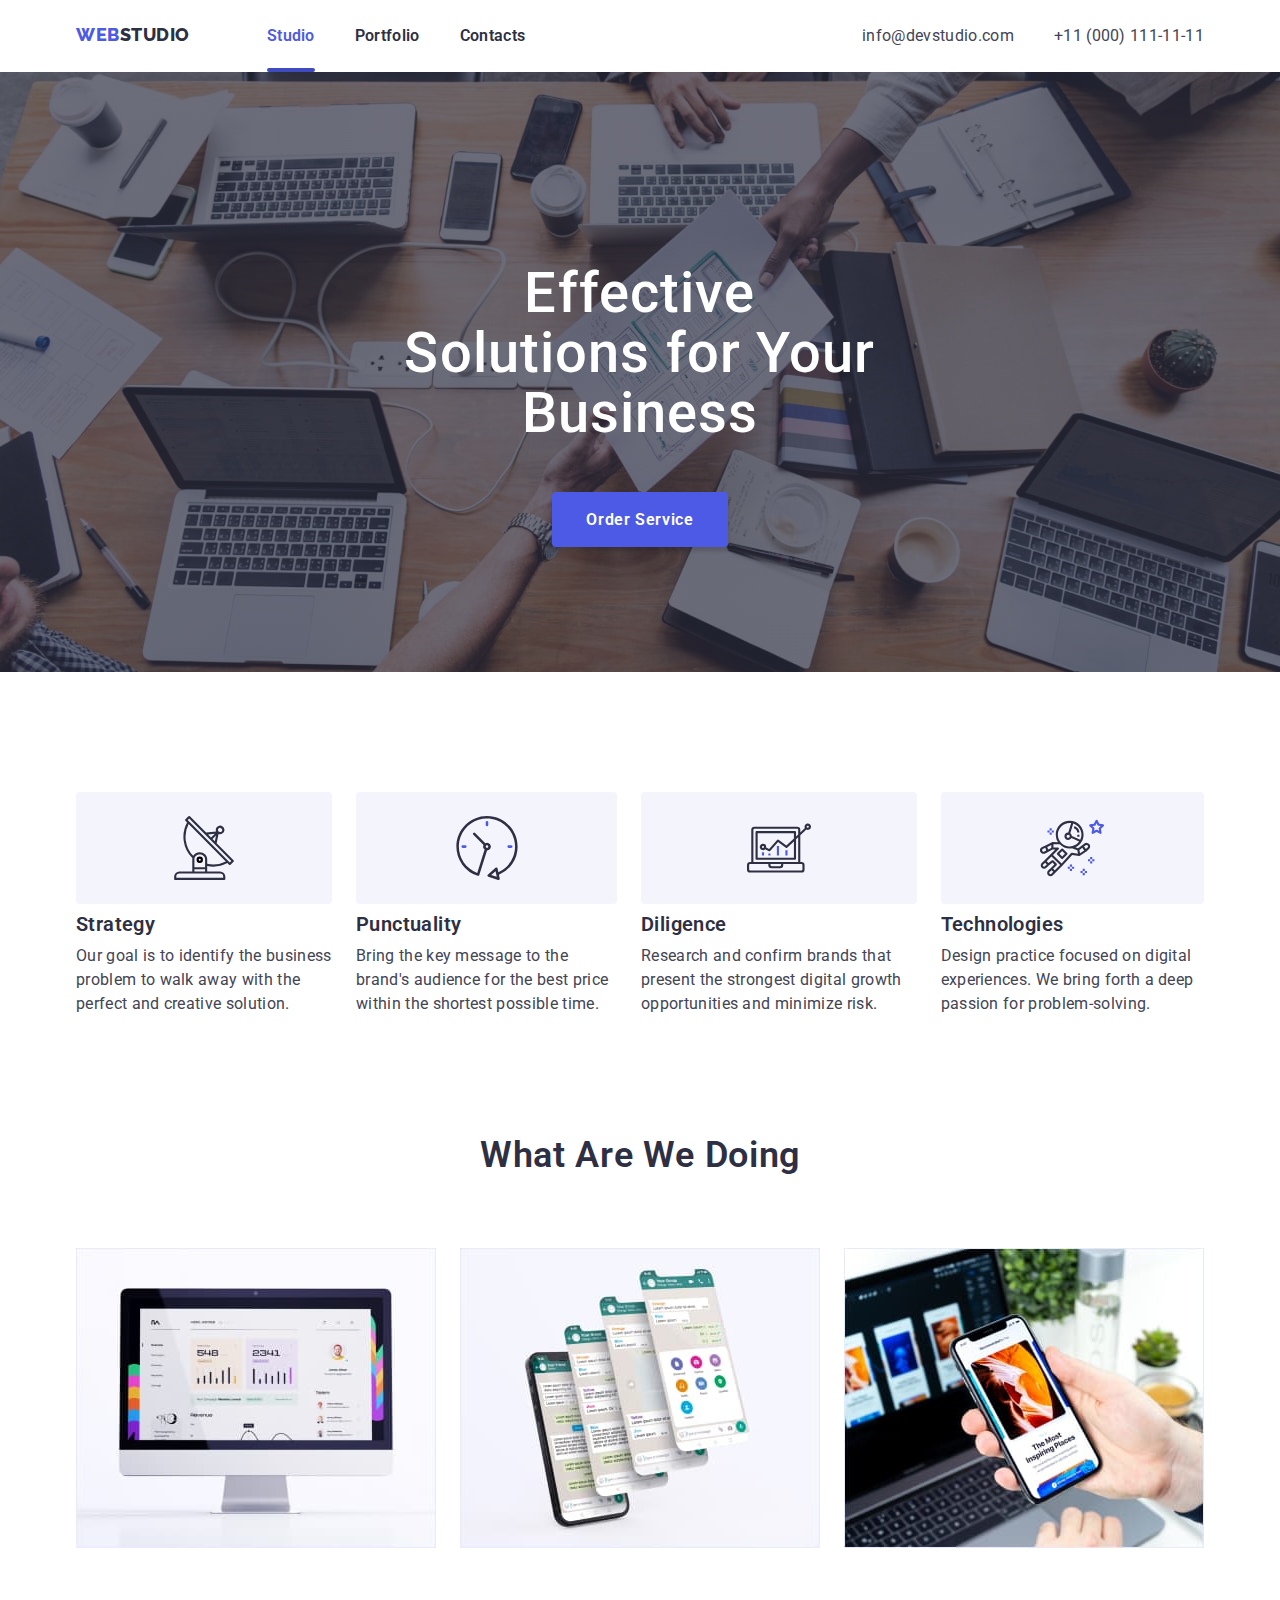
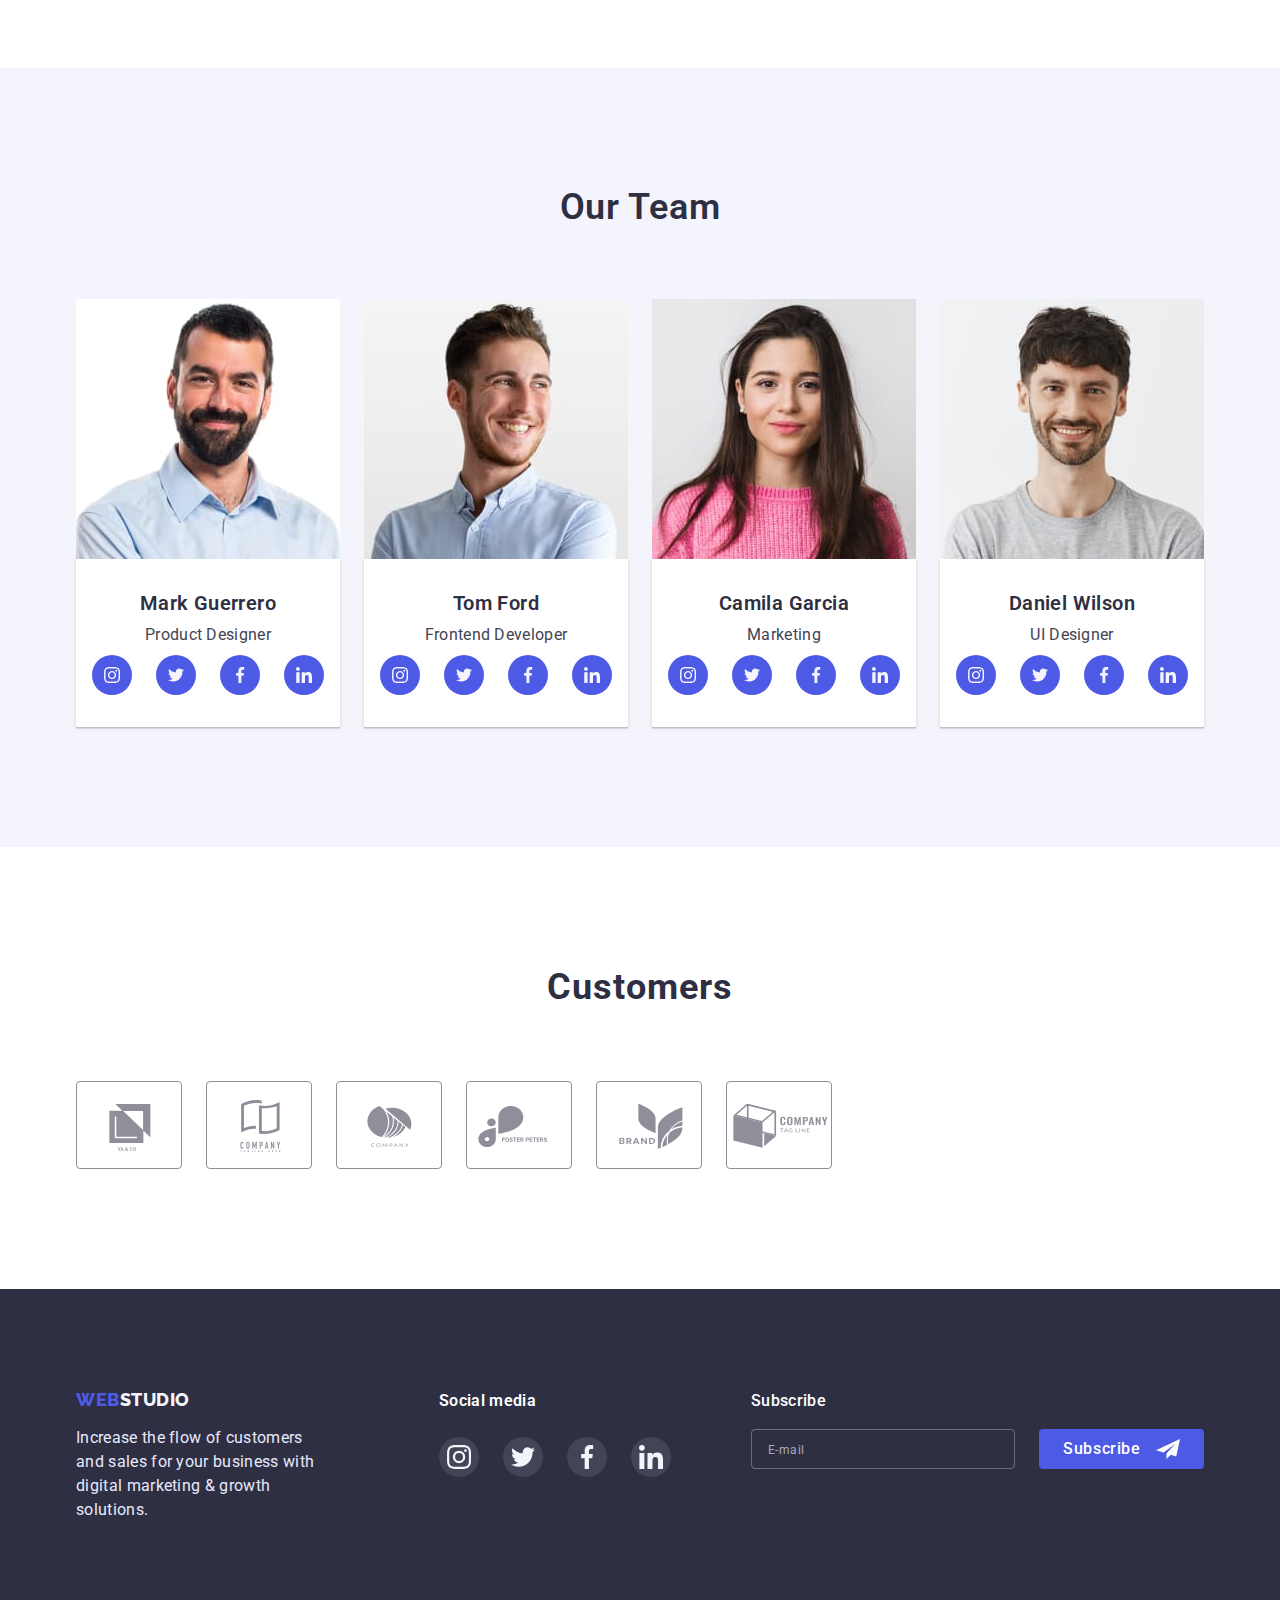
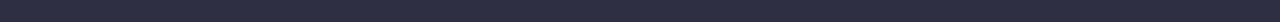
<file: index.html>
<!DOCTYPE html>
<html lang="en">
  <head>
    <meta charset="UTF-8" />
    <meta http-equiv="X-UA-Compatible" content="IE=edge" />
    <meta name="viewport" content="width=device-width, initial-scale=1.0" />
    <title>Document</title>
    <link rel="preconnect" href="https://fonts.googleapis.com" />
    <link rel="preconnect" href="https://fonts.gstatic.com" crossorigin />
    <link
      href="https://fonts.googleapis.com/css2?family=Raleway:wght@700&family=Roboto:wght@400;500;700;900&display=swap"
      rel="stylesheet"
    />
    <link
      rel="stylesheet"
      href="https://cdnjs.cloudflare.com/ajax/libs/modern-normalize/1.1.0/modern-normalize.min.css"
    />
    <link rel="stylesheet" href="./css/styles.css" />
  </head>
  <body>
    <header class="head">
      <div class="container">
        <div class="header">
          <nav class="site-nav">
            <a href="" class="logo"><span class="logo-span">Web</span>Studio</a>
            <ul class="site-nav-list list">
              <li class="site-nav-item">
                <a href="./index.html" class="link current">Studio</a>
              </li>
              <li class="site-nav-item">
                <a href="./portfolio.html" class="link">Portfolio</a>
              </li>
              <li class="site-nav-item">
                <a href="" class="link">Contacts</a>
              </li>
            </ul>
          </nav>
          <ul class="contacts-list list">
            <li class="contacts-item">
              <a href="mailto:info@devstudio.com" class="link"
                >info@devstudio.com</a
              >
            </li>
            <li class="contacts-item">
              <a href="tel:+110001111111" class="link">+11 (000) 111-11-11</a>
            </li>
          </ul>
        </div>
      </div>
    </header>
    <main>
      <section class="hero">
        <h1 class="heading-hero">Effective Solutions for Your Business</h1>
        <button type="button" class="buttons" data-modal-open>
          Order Service
        </button>
      </section>
      <section class="features section">
        <div class="container">
          <h2 class="visually-hidden">Our features</h2>
          <ul class="features-list list">
            <li class="features-item">
              <div class="features-icon">
                <svg class="button-icon" width="64" height="64">
                  <use href="./images/icons.svg#antenna"></use>
                </svg>
              </div>
              <h3>Strategy</h3>
              <p class="paragraph">
                Our goal is to identify the business problem to walk away with
                the perfect and creative solution.
              </p>
            </li>
            <li class="features-item">
              <div class="features-icon">
                <svg class="button-icon" width="64" height="64">
                  <use href="./images/icons.svg#icon-clock-1"></use>
                </svg>
              </div>
              <h3>Punctuality</h3>
              <p class="paragraph">
                Bring the key message to the brand's audience for the best price
                within the shortest possible time.
              </p>
            </li>
            <li class="features-item">
              <div class="features-icon">
                <svg class="button-icon" width="64" height="64">
                  <use href="./images/icons.svg#icon-diagram-1"></use>
                </svg>
              </div>
              <h3>Diligence</h3>
              <p class="paragraph">
                Research and confirm brands that present the strongest digital
                growth opportunities and minimize risk.
              </p>
            </li>
            <li class="features-item">
              <div class="features-icon">
                <svg class="button-icon" width="64" height="64">
                  <use href="./images/icons.svg#icon-astronaut-1"></use>
                </svg>
              </div>
              <h3>Technologies</h3>
              <p class="paragraph">
                Design practice focused on digital experiences. We bring forth a
                deep passion for problem-solving.
              </p>
            </li>
          </ul>
        </div>
      </section>
      <section class="activity section">
        <div class="container">
          <h2 class="activity-heading">What are we doing</h2>
          <ul class="activity-list list">
            <li class="activity-item">
              <img
                src="./images/img-1.jpg"
                alt="monitor"
                width="360"
                height="300"
              />
            </li>
            <li class="activity-item">
              <img
                src="./images/img-2.jpg"
                alt="phone screens"
                width="360"
                height="300"
              />
            </li>
            <li class="activity-item">
              <img
                src="./images/img-3.jpg"
                alt="phone in hand"
                width="360"
                height="300"
              />
            </li>
          </ul>
        </div>
      </section>
      <section class="team section">
        <div class="container">
          <h2 class="team-heading">Our Team</h2>
          <ul class="team-list list">
            <li class="team-item">
              <img
                src="./images/img-4.jpg"
                alt="first team member"
                width="264"
                height="260"
              />
              <div class="team-grouping">
                <h3 class="team-heading-item">Mark Guerrero</h3>
                <p class="paragraph">Product Designer</p>
                <ul class="team-list-icon list">
                  <li class="list-icon-item">
                    <a href="" class="link-icon">
                      <svg class="icon-item" width="16" height="16">
                        <use href="./images/icons.svg#icon-instagram-2"></use>
                      </svg>
                    </a>
                  </li>
                  <li class="list-icon-item">
                    <a href="" class="link-icon">
                      <svg class="icon-item" width="16" height="16">
                        <use href="./images/icons.svg#icon-twitter-1"></use>
                      </svg>
                    </a>
                  </li>
                  <li class="list-icon-item">
                    <a href="" class="link-icon">
                      <svg class="icon-item" width="16" height="16">
                        <use href="./images/icons.svg#icon-facebook-1"></use>
                      </svg>
                    </a>
                  </li>
                  <li class="list-icon-item">
                    <a href="" class="link-icon">
                      <svg class="icon-item" width="16" height="16">
                        <use href="./images/icons.svg#icon-linkedin-1"></use>
                      </svg>
                    </a>
                  </li>
                </ul>
              </div>
            </li>
            <li class="team-item">
              <img
                src="./images/img-5.jpg"
                alt="second team member"
                width="264"
                height="260"
              />
              <div class="team-grouping">
                <h3 class="team-heading-item">Tom Ford</h3>
                <p class="paragraph">Frontend Developer</p>
                <ul class="team-list-icon list">
                  <li class="list-icon-item">
                    <a href="" class="link-icon">
                      <svg class="icon-item" width="16" height="16">
                        <use href="../images/icons.svg#icon-instagram-2"></use>
                      </svg>
                    </a>
                  </li>
                  <li class="list-icon-item">
                    <a href="" class="link-icon">
                      <svg class="icon-item" width="16" height="16">
                        <use href="./images/icons.svg#icon-twitter-1"></use>
                      </svg>
                    </a>
                  </li>
                  <li class="list-icon-item">
                    <a href="" class="link-icon">
                      <svg class="icon-item" width="16" height="16">
                        <use href="./images/icons.svg#icon-facebook-1"></use>
                      </svg>
                    </a>
                  </li>
                  <li class="list-icon-item">
                    <a href="" class="link-icon">
                      <svg class="icon-item" width="16" height="16">
                        <use href="./images/icons.svg#icon-linkedin-1"></use>
                      </svg>
                    </a>
                  </li>
                </ul>
              </div>
            </li>
            <li class="team-item">
              <img
                src="./images/img-6.jpg"
                alt="third team member"
                width="264"
                height="260"
              />
              <div class="team-grouping">
                <h3 class="team-heading-item">Camila Garcia</h3>
                <p class="paragraph">Marketing</p>
                <ul class="team-list-icon list">
                  <li class="list-icon-item">
                    <a href="" class="link-icon">
                      <svg class="icon-item" width="16" height="16">
                        <use href="./images/icons.svg#icon-instagram-2"></use>
                      </svg>
                    </a>
                  </li>
                  <li class="list-icon-item">
                    <a href="" class="link-icon">
                      <svg class="icon-item" width="16" height="16">
                        <use href="./images/icons.svg#icon-twitter-1"></use>
                      </svg>
                    </a>
                  </li>
                  <li class="list-icon-item">
                    <a href="" class="link-icon">
                      <svg class="icon-item" width="16" height="16">
                        <use href="./images/icons.svg#icon-facebook-1"></use>
                      </svg>
                    </a>
                  </li>
                  <li class="list-icon-item">
                    <a href="" class="link-icon">
                      <svg class="icon-item" width="16" height="16">
                        <use href="./images/icons.svg#icon-linkedin-1"></use>
                      </svg>
                    </a>
                  </li>
                </ul>
              </div>
            </li>
            <li class="team-item">
              <img
                src="./images/img-7.jpg"
                alt="fourth team member"
                width="264"
                height="260"
              />
              <div class="team-grouping">
                <h3 class="team-heading-item">Daniel Wilson</h3>
                <p class="paragraph">UI Designer</p>
                <ul class="team-list-icon list">
                  <li class="list-icon-item">
                    <a href="" class="link-icon">
                      <svg class="icon-item" width="16" height="16">
                        <use href="./images/icons.svg#icon-instagram-2"></use>
                      </svg>
                    </a>
                  </li>
                  <li class="list-icon-item">
                    <a href="" class="link-icon">
                      <svg class="icon-item" width="16" height="16">
                        <use href="./images/icons.svg#icon-twitter-1"></use>
                      </svg>
                    </a>
                  </li>
                  <li class="list-icon-item">
                    <a href="" class="link-icon">
                      <svg class="icon-item" width="16" height="16">
                        <use href="./images/icons.svg#icon-facebook-1"></use>
                      </svg>
                    </a>
                  </li>
                  <li class="list-icon-item">
                    <a href="" class="link-icon">
                      <svg class="icon-item" width="16" height="16">
                        <use href="./images/icons.svg#icon-linkedin-1"></use>
                      </svg>
                    </a>
                  </li>
                </ul>
              </div>
            </li>
          </ul>
        </div>
      </section>
      <section class="clients section">
        <div class="container">
          <h2 class="clients-heading">Customers</h2>
          <ul class="clients-list list">
            <li class="clients-list-item">
              <a href="" class="clients-list-link">
                <svg class="icon-logo" width="104" height="56">
                  <use href="./images/icons.svg#icon-Logo"></use>
                </svg>
              </a>
            </li>
            <li class="clients-list-item">
              <a href="" class="clients-list-link">
                <svg class="icon-logo" width="104" height="56">
                  <use href="./images/icons.svg#icon-Logo-1"></use>
                </svg>
              </a>
            </li>
            <li class="clients-list-item">
              <a href="" class="clients-list-link">
                <svg class="icon-logo" width="104" height="56">
                  <use href="./images/icons.svg#icon-Logo-2"></use>
                </svg>
              </a>
            </li>
            <li class="clients-list-item">
              <a href="" class="clients-list-link">
                <svg class="icon-logo" width="104" height="56">
                  <use href="./images/icons.svg#icon-Logo-3"></use>
                </svg>
              </a>
            </li>
            <li class="clients-list-item">
              <a href="" class="clients-list-link">
                <svg class="icon-logo" width="104" height="56">
                  <use href="./images/icons.svg#icon-Logo-4"></use>
                </svg>
              </a>
            </li>
            <li class="clients-list-item">
              <a href="" class="clients-list-link">
                <svg class="icon-logo" width="104" height="56">
                  <use href="./images/icons.svg#icon-Logo-5"></use>
                </svg>
              </a>
            </li>
          </ul>
        </div>
      </section>
    </main>
    <footer class="page-footer">
      <div class="container footer">
        <div class="logo-block">
          <a href="" class="logo"><span class="logo-span">Web</span>Studio</a>
          <p>
            Increase the flow of customers and sales for your business with
            digital marketing & growth solutions.
          </p>
        </div>
        <div class="media-block">
          <h3 class="footer-heading">Social media</h3>
          <ul class="footer-list list">
            <li class="footer-list-item">
              <a href="" class="footer-link link">
                <svg width="24" height="24">
                  <use href="./images/icons.svg#icon-instagram-2"></use>
                </svg>
              </a>
            </li>
            <li class="footer-list-item">
              <a href="" class="footer-link link">
                <svg width="24" height="24">
                  <use href="./images/icons.svg#icon-twitter-1"></use>
                </svg>
              </a>
            </li>
            <li class="footer-list-item">
              <a href="" class="footer-link link">
                <svg width="24" height="24">
                  <use href="./images/icons.svg#icon-facebook-1"></use>
                </svg>
              </a>
            </li>
            <li class="footer-list-item">
              <a href="" class="footer-link link">
                <svg width="24" height="24">
                  <use href="./images/icons.svg#icon-linkedin-1"></use>
                </svg>
              </a>
            </li>
          </ul>
        </div>
        <div>
          <form action="" class="email-block">
            <div class="email-input">
              <label for="mail" class="email-label"> Subscribe </label>
              <input
                type="email"
                name="email"
                placeholder="E-mail"
                id="mail"
                class="email-button"
              />
            </div>
            <button type="submit" class="submit-button buttons">
              Subscribe
              <svg width="24" height="20" class="arrow-icon">
                <use href="./images/icons.svg#arrow"></use>
              </svg>
            </button>
          </form>
        </div>
      </div>
    </footer>
    <div class="backdrop is-hidden" data-modal>
      <div class="modal">
        <button class="close-modal buttons" data-modal-close>
          <svg class="modal-icon" width="22" height="22">
            <use href="./images/icons.svg#close"></use>
          </svg>
        </button>
        <form class="form-modal">
          <p class="form-paragraph">
            Leave your contacts and we will call you back
          </p>
          <label class="modal-label">
            <span class="modal-label-text">Name</span>
            <input
              type="text"
              name="user-name"
              class="modal-input username"
              required
            />
          </label>
          <label class="modal-label">
            <span class="modal-label-text">Phone</span>
            <input type="tel" name="phone" class="modal-input phone" required />
          </label>
          <label class="modal-label">
            <span class="modal-label-text">Email</span>
            <input type="email" name="email" class="modal-input email" />
          </label>
          <label class="modal-label">
            <span class="modal-label-text">Comment</span>
            <textarea
              name="comment"
              cols=""
              rows=""
              class="comment"
              placeholder="Text input"
            ></textarea>
          </label>
          <label class="checkbox-label">
            <input type="checkbox" name="checkbox" class="checkbox-input" />
            <span class="checkbox-custom"></span>
            <span class="checkbox-text"
              >I accept the terms and conditions of the
              <a href="" class="checkbox-link"> Privacy Policy</a></span
            >
          </label>
          <button type="submit" class="modal-submit buttons">Send</button>
        </form>
      </div>
    </div>
    <script src="./js/modal.js"></script>
  </body>
</html>
</file>
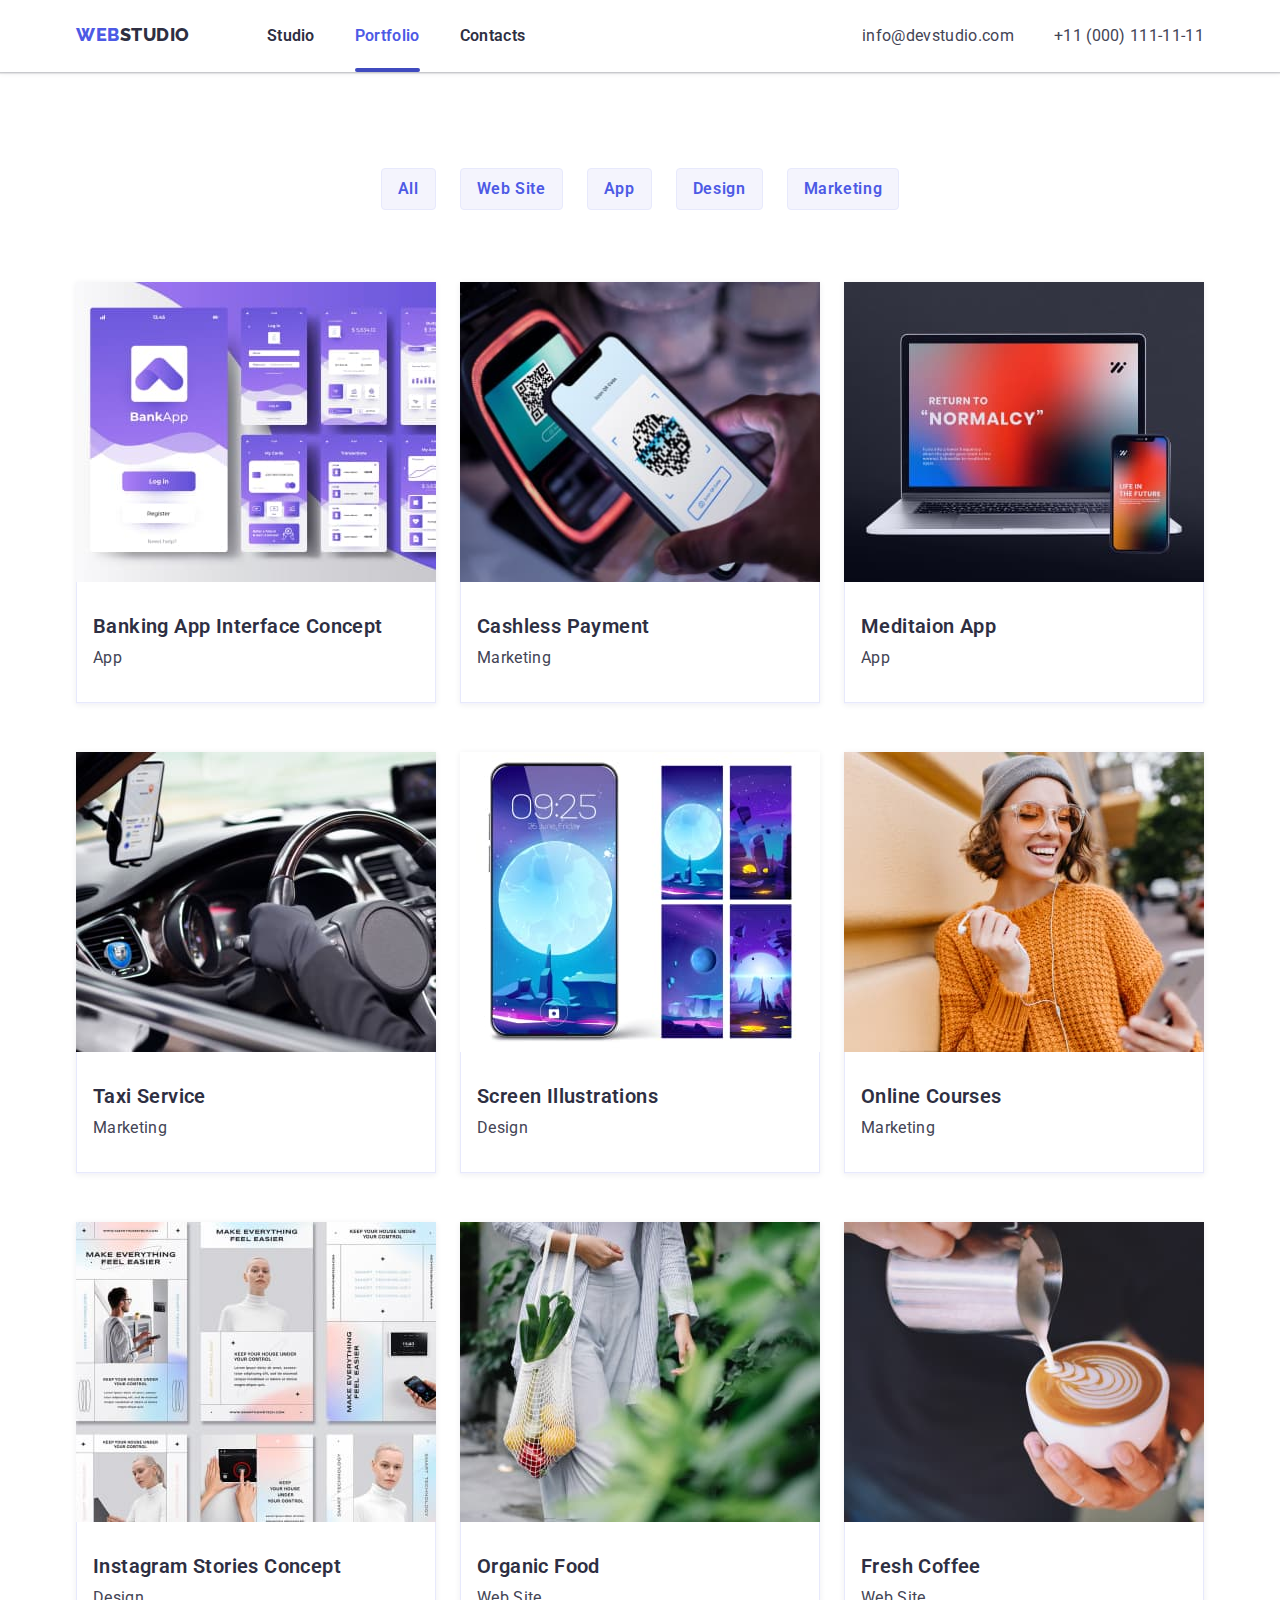
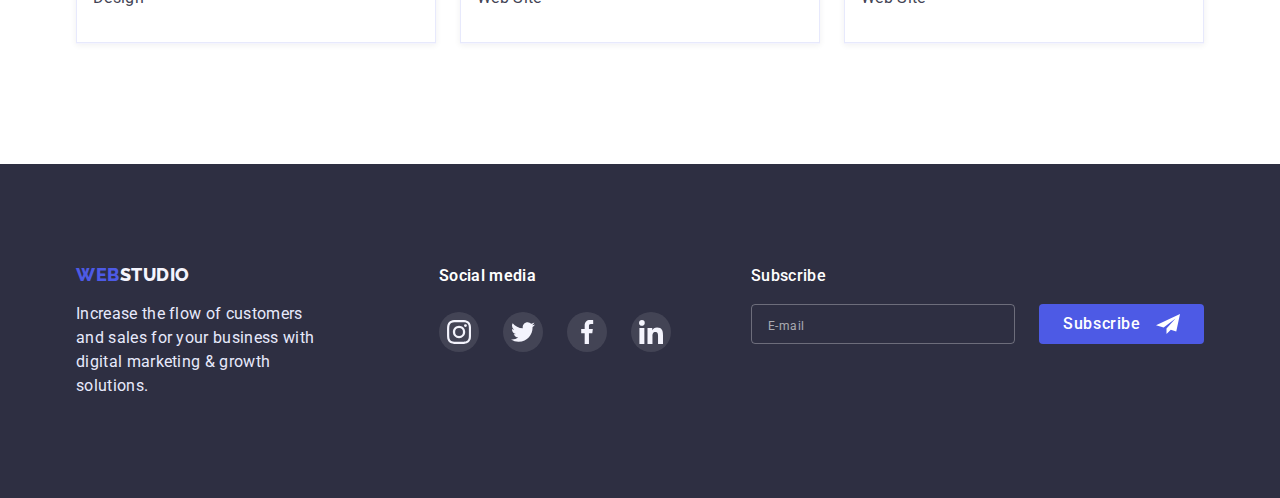
<file: portfolio.html>
<!DOCTYPE html>
<html lang="en">
  <head>
    <meta charset="UTF-8" />
    <meta http-equiv="X-UA-Compatible" content="IE=edge" />
    <meta name="viewport" content="width=device-width, initial-scale=1.0" />
    <title>Document</title>
    <link rel="preconnect" href="https://fonts.googleapis.com" />
    <link rel="preconnect" href="https://fonts.gstatic.com" crossorigin />
    <link
      href="https://fonts.googleapis.com/css2?family=Raleway:wght@700&family=Roboto:wght@400;500;700;900&display=swap"
      rel="stylesheet"
    />
    <link
      rel="stylesheet"
      href="https://cdnjs.cloudflare.com/ajax/libs/modern-normalize/1.1.0/modern-normalize.min.css"
    />
    <link rel="stylesheet" href="./css/styles.css" />
  </head>
  <body>
    <header class="head">
      <div class="container">
        <div class="header">
          <nav class="site-nav">
            <a href="" class="logo"><span class="logo-span">Web</span>Studio</a>
            <ul class="site-nav-list list">
              <li class="site-nav-item">
                <a href="./index.html" class="link">Studio</a>
              </li>
              <li class="site-nav-item">
                <a href="./portfolio.html" class="link current">Portfolio</a>
              </li>
              <li class="site-nav-item">
                <a href="" class="link">Contacts</a>
              </li>
            </ul>
          </nav>
          <ul class="contacts-list list">
            <li class="contacts-item">
              <a href="mailto:info@devstudio.com" class="link"
                >info@devstudio.com</a
              >
            </li>
            <li class="contacts-item">
              <a href="tel:+110001111111" class="link">+11 (000) 111-11-11</a>
            </li>
          </ul>
        </div>
      </div>
    </header>
    <main>
      <section class="gallery section">
        <div class="container">
          <h1 class="visually-hidden">Our works</h1>
          <ul class="button-list list">
            <li class="button-item">
              <button type="button" class="buttons">All</button>
            </li>
            <li class="button-item">
              <button type="button" class="buttons">Web Site</button>
            </li>
            <li class="button-item">
              <button type="button" class="buttons">App</button>
            </li>
            <li class="button-item">
              <button type="button" class="buttons">Design</button>
            </li>
            <li class="button-item">
              <button type="button" class="buttons">Marketing</button>
            </li>
          </ul>
          <ul class="projects-list list">
            <li class="projects-item">
              <a href="" class="projects-link">
                <div class="overlay">
                  <img
                    src="./images/img-p-1.jpg"
                    alt="interface concept"
                    width="360"
                    height="300"
                  />
                  <p class="overlay-paragraph">
                    14 Stylish and User-Friendly App Design Concepts · Task
                    Manager App · Calorie Tracker App · Exotic Fruit Ecommerce
                    App · Cloud Storage App
                  </p>
                </div>
                <div class="gallery-grouping">
                  <h2>Banking App Interface Concept</h2>
                  <p>App</p>
                </div>
              </a>
            </li>
            <li class="projects-item">
              <a href="" class="projects-link">
                <div class="overlay">
                  <img
                    src="./images/img-p-2.jpg"
                    alt="cashless payment"
                    width="360"
                    height="300"
                  />
                  <p class="overlay-paragraph">
                    14 Stylish and User-Friendly App Design Concepts · Task
                    Manager App · Calorie Tracker App · Exotic Fruit Ecommerce
                    App · Cloud Storage App
                  </p>
                </div>
                <div class="gallery-grouping">
                  <h2>Cashless Payment</h2>
                  <p>Marketing</p>
                </div>
              </a>
            </li>
            <li class="projects-item">
              <a href="" class="projects-link">
                <div class="overlay">
                  <img
                    src="./images/img-p-3.jpg"
                    alt="laptop with phone"
                    width="360"
                    height="300"
                  />
                  <p class="overlay-paragraph">
                    14 Stylish and User-Friendly App Design Concepts · Task
                    Manager App · Calorie Tracker App · Exotic Fruit Ecommerce
                    App · Cloud Storage App
                  </p>
                </div>
                <div class="gallery-grouping">
                  <h2>Meditaion App</h2>
                  <p>App</p>
                </div>
              </a>
            </li>
            <li class="projects-item">
              <a href="" class="projects-link">
                <div class="overlay">
                  <img
                    src="./images/img-p-4.jpg"
                    alt="car dashboard"
                    width="360"
                    height="300"
                  />
                  <p class="overlay-paragraph">
                    14 Stylish and User-Friendly App Design Concepts · Task
                    Manager App · Calorie Tracker App · Exotic Fruit Ecommerce
                    App · Cloud Storage App
                  </p>
                </div>
                <div class="gallery-grouping">
                  <h2>Taxi Service</h2>
                  <p>Marketing</p>
                </div>
              </a>
            </li>
            <li class="projects-item">
              <a href="" class="projects-link">
                <div class="overlay">
                  <img
                    src="./images/img-p-5.jpg"
                    alt="screen illustrations"
                    width="360"
                    height="300"
                  />
                  <p class="overlay-paragraph">
                    14 Stylish and User-Friendly App Design Concepts · Task
                    Manager App · Calorie Tracker App · Exotic Fruit Ecommerce
                    App · Cloud Storage App
                  </p>
                </div>
                <div class="gallery-grouping">
                  <h2>Screen Illustrations</h2>
                  <p>Design</p>
                </div>
              </a>
            </li>
            <li class="projects-item">
              <a href="" class="projects-link">
                <div class="overlay">
                  <img
                    src="./images/img-p-6.jpg"
                    alt="girl in headphones"
                    width="360"
                    height="300"
                  />
                  <p class="overlay-paragraph">
                    14 Stylish and User-Friendly App Design Concepts · Task
                    Manager App · Calorie Tracker App · Exotic Fruit Ecommerce
                    App · Cloud Storage App
                  </p>
                </div>
                <div class="gallery-grouping">
                  <h2>Online Courses</h2>
                  <p>Marketing</p>
                </div>
              </a>
            </li>
            <li class="projects-item">
              <a href="" class="projects-link">
                <div class="overlay">
                  <img
                    src="./images/img-p-7.jpg"
                    alt="instagram stories concept"
                    width="360"
                    height="300"
                  />
                  <p class="overlay-paragraph">
                    14 Stylish and User-Friendly App Design Concepts · Task
                    Manager App · Calorie Tracker App · Exotic Fruit Ecommerce
                    App · Cloud Storage App
                  </p>
                </div>
                <div class="gallery-grouping">
                  <h2>Instagram Stories Concept</h2>
                  <p>Design</p>
                </div>
              </a>
            </li>
            <li class="projects-item">
              <a href="" class="projects-link">
                <div class="overlay">
                  <img
                    src="./images/img-p-8.jpg"
                    alt="organic food"
                    width="360"
                    height="300"
                  />
                  <p class="overlay-paragraph">
                    14 Stylish and User-Friendly App Design Concepts · Task
                    Manager App · Calorie Tracker App · Exotic Fruit Ecommerce
                    App · Cloud Storage App
                  </p>
                </div>
                <div class="gallery-grouping">
                  <h2>Organic Food</h2>
                  <p>Web Site</p>
                </div>
              </a>
            </li>
            <li class="projects-item">
              <a href="" class="projects-link">
                <div class="overlay">
                  <img
                    src="./images/img-p-9.jpg"
                    alt="cup of fresh coffee"
                    width="360"
                    height="300"
                  />
                  <p class="overlay-paragraph">
                    14 Stylish and User-Friendly App Design Concepts · Task
                    Manager App · Calorie Tracker App · Exotic Fruit Ecommerce
                    App · Cloud Storage App
                  </p>
                </div>
                <div class="gallery-grouping">
                  <h2>Fresh Coffee</h2>
                  <p>Web Site</p>
                </div>
              </a>
            </li>
          </ul>
        </div>
      </section>
    </main>
    <footer class="page-footer">
      <div class="container footer">
        <div class="logo-block">
          <a href="" class="logo"><span class="logo-span">Web</span>Studio</a>
          <p>
            Increase the flow of customers and sales for your business with
            digital marketing & growth solutions.
          </p>
        </div>
        <div class="media-block">
          <h3 class="footer-heading">Social media</h3>
          <ul class="footer-list list">
            <li class="footer-list-item">
              <a href="" class="footer-link link">
                <svg width="24" height="24">
                  <use href="./images/icons.svg#icon-instagram-2"></use>
                </svg>
              </a>
            </li>
            <li class="footer-list-item">
              <a href="" class="footer-link link">
                <svg width="24" height="24">
                  <use href="./images/icons.svg#icon-twitter-1"></use>
                </svg>
              </a>
            </li>
            <li class="footer-list-item">
              <a href="" class="footer-link link">
                <svg width="24" height="24">
                  <use href="./images/icons.svg#icon-facebook-1"></use>
                </svg>
              </a>
            </li>
            <li class="footer-list-item">
              <a href="" class="footer-link link">
                <svg width="24" height="24">
                  <use href="./images/icons.svg#icon-linkedin-1"></use>
                </svg>
              </a>
            </li>
          </ul>
        </div>
        <div>
          <form action="" class="email-block">
            <div class="email-input">
              <label for="mail" class="email-label"> Subscribe </label>
              <input
                type="email"
                name="email"
                placeholder="E-mail"
                id="mail"
                class="email-button"
              />
            </div>
            <button type="submit" class="submit-button buttons">
              Subscribe
              <svg width="24" height="20" class="arrow-icon">
                <use href="./images/icons.svg#arrow"></use>
              </svg>
            </button>
          </form>
        </div>
      </div>
    </footer>
  </body>
</html>
</file>
<file: css/styles.css>
/*base styles*/
:root {
  --primary-text-color: #434455;
  --secondary-color: #2e2f42;
  --primary-white-color: #ffffff;
  --background-our-team-buttons: #f4f4fd;
  --accent-color: #4d5ae5;
  --footer-color: #e7e9fc;
  --secondary-accent-color: #404bbf;
}

body {
  font-family: "Roboto", sans-serif;
  color: var(--primary-text-color);
  background-color: var(--primary-white-color);
}

ul {
  margin: 0;
  padding: 0;
}

p,
h1,
h2,
h3 {
  margin: 0;
}

.container {
  width: 1158px;
  margin-left: auto;
  margin-right: auto;
  padding-left: 15px;
  padding-right: 15px;
}

.visually-hidden {
  position: absolute;
  white-space: nowrap;
  width: 1px;
  height: 1px;
  overflow: hidden;
  border: 0;
  padding: 0;
  clip: rect(0 0 0 0);
  clip-path: inset(50%);
  margin: -1px;
}

.list {
  list-style: none;
}

a {
  text-decoration: none;
  color: inherit;
}

.buttons {
  font-family: inherit;
  cursor: pointer;
}

.link:hover,
.link:focus {
  color: var(--accent-color);
}

.list img {
  display: block;
  width: 100%;
  height: auto;
}

/*header*/
.head {
  box-shadow: 0px 2px 1px rgba(46, 47, 66, 0.08),
    0px 1px 1px rgba(46, 47, 66, 0.16), 0px 1px 6px rgba(46, 47, 66, 0.08);
}
.header {
  display: flex;
  align-items: center;
}

.logo {
  font-family: "Raleway", sans-serif;
  font-weight: 800;
  font-size: 18px;
  line-height: 1.2;
  letter-spacing: 0.03em;
  text-transform: uppercase;
  color: var(--secondary-color);
  margin-right: 77px;
  padding-top: 24px;
  padding-bottom: 24px;
  display: block;
}

.logo-span {
  color: var(--accent-color);
}

/*main nav*/
.site-nav {
  display: flex;
}

.site-nav-list {
  font-weight: 600;
  font-size: 16px;
  line-height: 1.5;
  letter-spacing: 0.02em;
  color: var(--secondary-color);
  display: flex;
}

.site-nav-item {
  position: relative;
}

.site-nav-item:not(:last-child) {
  margin-right: 40px;
}

.site-nav-list .link,
.contacts-list .link {
  padding-top: 24px;
  padding-bottom: 24px;
  display: block;

  transition: color 250ms cubic-bezier(0.4, 0, 0.2, 1);
}

.site-nav-item .link.current::after {
  content: "";
  position: absolute;
  left: 0;
  bottom: 0;

  display: block;
  width: 100%;
  height: 4px;
  border-radius: 2px;

  background-color: var(--secondary-accent-color);
}

.site-nav-item .link.current {
  color: var(--accent-color);
}

/*contacts*/
.contacts-list {
  line-height: 1.5;
  letter-spacing: 0.02em;
  display: flex;
  margin-left: auto;
}

.contacts-item:not(:last-child) {
  margin-right: 40px;
}

/*index.html*/
.hero {
  height: 600px;
  max-width: 1440px;
  padding-top: 192px;
  margin-right: auto;
  margin-left: auto;

  text-align: center;
  background-color: var(--secondary-color);
  background-image: linear-gradient(
      to right,
      rgba(46, 47, 66, 0.7),
      rgba(46, 47, 66, 0.7)
    ),
    url(../images/people-office\ 1.jpg);
  background-repeat: no-repeat;
  background-size: cover;
  background-position: center;
}

.heading-hero {
  width: 492px;
  margin-left: auto;
  margin-right: auto;
  font-weight: 500;
  font-size: 56px;
  line-height: 1.07;
  text-align: center;
  letter-spacing: 0.02em;
  color: var(--primary-white-color);
}

.hero .buttons {
  margin-left: auto;
  margin-right: auto;
  margin-top: 48px;
  padding: 16px 32px;
  border-color: transparent;
  border-radius: 4px;

  font-weight: 600;
  font-size: 16px;
  line-height: 1.2;
  letter-spacing: 0.04em;

  color: var(--primary-white-color);
  background-color: var(--accent-color);
  box-shadow: 0px 4px 4px rgba(0, 0, 0, 0.15);

  transition: background-color 250ms cubic-bezier(0.4, 0, 0.2, 1),
    box-shadow 250ms cubic-bezier(0.4, 0, 0.2, 1);
}

.hero .buttons:hover,
.hero .buttons:focus {
  background-color: var(--secondary-accent-color);
  box-shadow: 0px 4px 4px rgba(0, 0, 0, 0.15);
}

.section {
  padding-top: 120px;
  padding-bottom: 120px;
}

.features-icon {
  padding: 0;
  border: none;
  margin-bottom: 8px;
  height: 112px;
  background-color: var(--background-our-team-buttons);
  border-radius: 4px;
  display: flex;
  justify-content: center;
  align-items: center;
}

.features-list {
  display: flex;
}

.features-item:not(:last-child) {
  margin-right: 24px;
}

.features-list h3 {
  margin-bottom: 8px;
  font-weight: 600;
  font-size: 20px;
  line-height: 1.2;
  letter-spacing: 0.02em;
  color: var(--secondary-color);
}

.features-list p {
  font-size: 16px;
  line-height: 1.5;
  letter-spacing: 0.02em;
  color: var(--primary-text-color);
}

.activity {
  padding-top: 0;
}

.activity-list {
  display: flex;
  margin-top: 72px;
}

.activity-heading {
  font-weight: 600;
  font-size: 36px;
  line-height: 1.1;
  text-align: center;
  letter-spacing: 0.02em;
  text-transform: capitalize;
  color: var(--secondary-color);
}

.activity-item:not(:last-child) {
  margin-right: 24px;
}

.team {
  background-color: var(--background-our-team-buttons);
}

.team-list {
  display: flex;
  margin-top: 72px;
}

.team-heading {
  font-weight: 600;
  font-size: 36px;
  line-height: 1.1;
  text-align: center;
  letter-spacing: 0.02em;
  text-transform: capitalize;
  color: var(--secondary-color);
}

.team-item {
  border-radius: 0px 0px 4px 4px;
  background-color: var(--primary-white-color);
}

.team-grouping {
  padding-top: 32px;
  padding-bottom: 32px;
  box-shadow: 0px 1px 6px rgba(46, 47, 66, 0.08),
    0px 1px 1px rgba(46, 47, 66, 0.16), 0px 2px 1px rgba(46, 47, 66, 0.08);
}

.team-list h3 {
  margin-bottom: 8px;
  font-weight: 600;
  font-size: 20px;
  line-height: 1.2;
  text-align: center;
  letter-spacing: 0.02em;
  color: var(--secondary-color);
}

.team-list p {
  margin-bottom: 8px;
  font-size: 16px;
  line-height: 1.5;
  text-align: center;
  letter-spacing: 0.02em;
  color: var(--primary-text-color);
}

.team-item:not(:last-child) {
  margin-right: 24px;
}
.team-list-icon {
  display: flex;
  justify-content: center;
  align-items: center;
}

.list-icon-item:not(:last-child) {
  margin-right: 24px;
}

.link-icon {
  width: 40px;
  height: 40px;
  border-radius: 50%;
  background-color: var(--accent-color);
  display: flex;
  align-items: center;
  justify-content: center;

  transition: background-color 250ms cubic-bezier(0.4, 0, 0.2, 1);
}

.link-icon:hover,
.link-icon:focus {
  background-color: var(--secondary-accent-color);
}

.clients-list-link {
  height: 88px;
  border: 1px solid #8e8f99;
  border-radius: 4px;
  display: flex;
  align-items: center;
  justify-content: center;
  fill: #8e8f99;

  transition: fill 250ms cubic-bezier(0.4, 0, 0.2, 1),
    border-color 250ms cubic-bezier(0.4, 0, 0.2, 1);
}

.clients-list-link:hover,
.clients-list-link:focus {
  fill: var(--accent-color);
  border-color: var(--accent-color);
}

.clients-heading {
  margin-bottom: 72px;
  font-weight: 700;
  font-size: 36px;
  line-height: 1, 16;
  text-align: center;
  letter-spacing: 0.03em;
  color: var(--secondary-color);
}

.clients-list {
  display: flex;
}

.clients-list-item {
  width: calc((100%-120px) / 6);
}

.clients-list-item:not(:last-child) {
  margin-right: 24px;
}

/*footer*/
.page-footer {
  background-color: var(--secondary-color);
  padding-top: 100px;
  padding-bottom: 100px;
}

.footer {
  display: flex;
}

.logo-block {
  width: 264px;
  margin-right: 120px;
}

footer .logo {
  color: var(--background-our-team-buttons);
}

.page-footer .logo {
  padding: 0;
}

.page-footer p {
  font-size: 16px;
  line-height: 1.5;
  letter-spacing: 0.02em;
  color: var(--footer-color);
  margin-top: 16px;
}

.footer-heading {
  margin-bottom: 24px;
  font-weight: 600;
  font-size: 16px;
  line-height: 1.5;
  letter-spacing: 0.02em;
  color: var(--primary-white-color);
}

.footer-list {
  display: flex;
}

.footer-list-item:not(:last-child) {
  margin-right: 24px;
}

.footer-link {
  width: 40px;
  height: 40px;
  border-radius: 50%;
  background-color: rgba(255, 255, 255, 0.1);
  display: flex;
  align-items: center;
  justify-content: center;

  transition: background-color 250ms cubic-bezier(0.4, 0, 0.2, 1);
}

.footer-link:hover,
.footer-link:focus {
  background-color: #31d0aa;
}

.media-block {
  margin-right: 80px;
}

.email-block {
  display: flex;
}

.email-input {
  margin-right: 24px;
  display: flex;
  flex-direction: column;
}

.email-label {
  margin-bottom: 16px;
  font-weight: 500;
  font-size: 16px;
  line-height: 1.5;
  letter-spacing: 0.02em;

  color: #ffffff;
}

.email-button {
  width: 264px;
  height: 40px;
  padding-left: 16px;
  padding-top: 8px;
  padding-bottom: 8px;
  border: 1px solid rgba(255, 255, 255, 0.3);
  border-radius: 4px;

  background-color: rgba(33, 150, 243, 0);
}
.email-button::placeholder {
  font-size: 12px;
  line-height: 2;
  letter-spacing: 0.04em;
  color: rgba(255, 255, 255, 0.6);
}

.submit-button {
  display: flex;
  align-items: center;
  justify-content: space-between;

  width: 165px;
  height: 40px;
  padding: 8px 24px;
  margin-top: 40px;
  border: var(--accent-color);
  border-radius: 4px;

  font-weight: 500;
  font-size: 16px;
  line-height: 1.5;
  letter-spacing: 0.04em;

  color: var(--primary-white-color);
  background-color: var(--accent-color);

  transition: background-color 250ms cubic-bezier(0.4, 0, 0.2, 1);
}

.submit-button:hover,
.submit-button:focus {
  background-color: var(--secondary-accent-color);
}

.arrow-icon {
  fill: var(--primary-white-color);
}

/*portfolio.html*/
.gallery {
  padding-top: 96px;
}

.gallery-grouping {
  padding-top: 32px;
  padding-bottom: 32px;
  padding-left: 16px;
  border-bottom: 1px solid #e7e9fc;
  border-left: 1px solid #e7e9fc;
  border-right: 1px solid #e7e9fc;
}

.gallery .button-list {
  display: flex;
  justify-content: center;
}

.button-item:not(:last-child) {
  margin-right: 24px;
}

.button-list .buttons {
  padding: 8px 16px;
  border: 1px solid #e7e9fc;
  border-radius: 4px;

  font-weight: 600;
  font-size: 16px;
  line-height: 1.5;
  text-align: center;
  letter-spacing: 0.04em;

  color: var(--accent-color);
  background-color: var(--background-our-team-buttons);

  transition: background-color 250ms cubic-bezier(0.4, 0, 0.2, 1),
    color 250ms cubic-bezier(0.4, 0, 0.2, 1),
    border 250ms cubic-bezier(0.4, 0, 0.2, 1),
    box-shadow 250ms cubic-bezier(0.4, 0, 0.2, 1);
}

.button-list .buttons:hover,
.button-list .buttons:focus {
  border: 1px solid var(--accent-color);

  color: var(--primary-white-color);
  background-color: var(--accent-color);

  box-shadow: 0px 4px 4px rgba(0, 0, 0, 0.15);
}

.projects-list {
  display: flex;
  flex-wrap: wrap;
  margin-top: 72px;
}

.projects-item:not(:nth-child(3n)) {
  margin-right: 24px;
}
.projects-item:not(:nth-last-child(-n + 3)) {
  margin-bottom: 48px;
}

.projects-item {
  border-bottom: 0.5px solid #f4f4fd;
  box-shadow: 0px 1px 6px rgba(46, 47, 66, 0.08);
}

.projects-link {
  display: block;
  transition: box-shadow 250ms cubic-bezier(0.4, 0, 0.2, 1);
}

.projects-link:hover,
.projects-link:focus {
  box-shadow: 0px 1px 6px rgba(46, 47, 66, 0.08),
    0px 1px 1px rgba(46, 47, 66, 0.16), 0px 2px 1px rgba(46, 47, 66, 0.08);
}

.projects-list h2 {
  font-weight: 600;
  font-size: 20px;
  line-height: 1.2;
  letter-spacing: 0.02em;
  color: var(--secondary-color);
}

.projects-list p {
  font-size: 16px;
  line-height: 1.5;
  letter-spacing: 0.02em;
  color: var(--primary-text-color);
  margin-top: 8px;
}

.overlay {
  position: relative;
  width: 360px;
  height: 300px;

  overflow: hidden;
}

.overlay::after {
  content: "";
  position: absolute;
  top: 0;
  left: 0;
  width: 100%;
  height: 100%;
  z-index: 2;

  background-color: var(--accent-color);

  transform: translatey(100%);
  transition: transform 250ms cubic-bezier(0.4, 0, 0.2, 1);
}

.projects-item:hover .overlay::after {
  transform: translateY(0);
}

.overlay .overlay-paragraph {
  position: absolute;
  top: 40px;
  left: 32px;
  z-index: 3;
  margin-top: 0;

  color: #f4f4fd;

  transform: translatey(300%);
  transition: transform 250ms cubic-bezier(0.4, 0, 0.2, 1);
}

.projects-item:hover .overlay .overlay-paragraph {
  transform: translateY(0);
}

/* modal window */
.backdrop {
  position: fixed;
  top: 0;
  left: 0;

  width: 100%;
  height: 100%;

  background-color: rgba(46, 47, 66, 0.4);

  opacity: 1;
  transition: opacity 250ms cubic-bezier(0.4, 0, 0.2, 1);
}

.backdrop.is-hidden {
  opacity: 0;
  pointer-events: none;
  visibility: hidden;
}

.modal {
  position: absolute;
  top: 50%;
  left: 50%;
  transform: translate(-50%, -50%) scale(1);

  width: 408px;
  padding: 72px 24px 24px;
  border-radius: 4px;

  background-color: #fcfcfc;
  box-shadow: 0px 1px 1px rgba(0, 0, 0, 0.14), 0px 1px 3px rgba(0, 0, 0, 0.12),
    0px 2px 1px rgba(0, 0, 0, 0.2);

  transition: transform 250ms cubic-bezier(0.4, 0, 0.2, 1);
}

.backdrop.is-hidden .modal {
  transform: translate(-50%, -50%) scale(0.9);
}

.close-modal {
  position: absolute;
  right: 24px;
  top: 24px;
  display: flex;

  width: 24px;
  height: 24px;
  padding: 0;
  margin: 0;
  border: 1px solid rgba(0, 0, 0, 0.1);
  border-radius: 50%;

  background-color: #e7e9fc;
  outline: none;

  transition: background-color 250ms cubic-bezier(0.4, 0, 0.2, 1),
    fill 250ms cubic-bezier(0.4, 0, 0.2, 1);
}

.close-modal:focus,
.close-modal:hover {
  background-color: var(--secondary-accent-color);
}

.modal-icon {
  fill: #000;
}

.close-modal:focus .modal-icon,
.close-modal:hover .modal-icon {
  fill: var(--primary-white-color);
}

.form-paragraph {
  margin-bottom: 16px;
  font-weight: 500;
  font-size: 16px;
  line-height: 1.5;
  text-align: center;
  letter-spacing: 0.02em;
  color: var(--secondary-color);
}

.modal-label {
  display: block;
}

.modal-label:not(:last-child) {
  margin-bottom: 8px;
}

.modal-label-text {
  display: block;
  margin-bottom: 4px;
  font-weight: 400;
  font-size: 12px;
  line-height: 1.3;
  letter-spacing: 0.04em;
  color: #8e8f99;
}

.modal-input {
  width: 360px;
  height: 40px;
  padding-left: 38px;
  border: 1px solid rgba(33, 33, 33, 0.2);
  border-radius: 4px;
  outline: none;

  background-repeat: no-repeat;
  background-position: center left 19px;

  transition: border-color 250ms cubic-bezier(0.4, 0, 0.2, 1),
    background-image 250ms cubic-bezier(0.4, 0, 0.2, 1);
}

.modal-input:hover,
.modal-input:focus {
  border-color: var(--accent-color);
}

.modal-input.username {
  background-image: url("../images/username.svg");
  background-size: 12px;
}

.modal-input.username:hover,
.modal-input.username:focus {
  background-image: url("../images/username-focus.svg");
}

.modal-input.phone {
  background-image: url("../images/phone.svg");
  background-size: 13px;
}

.modal-input.phone:hover,
.modal-input.phone:focus {
  background-image: url("../images/phone-focus.svg");
}

.modal-input.email {
  background-image: url("../images/email.svg");
  background-size: 15px 12px;
}

.modal-input.email:hover,
.modal-input.email:focus {
  background-image: url("../images/email-focus.svg");
}

.comment {
  width: 360px;
  height: 120px;
  padding: 8px 16px;
  border: 1px solid rgba(33, 33, 33, 0.2);
  border-radius: 4px;
  resize: none;
  outline: none;

  transition: border-color 250ms cubic-bezier(0.4, 0, 0.2, 1);
}

.comment:hover,
.comment:focus {
  border-color: var(--accent-color);
}

.comment::placeholder {
  font-weight: 400;
  font-size: 12px;
  line-height: 1.3;
  letter-spacing: 0.04em;

  color: rgba(117, 117, 117, 0.5);
}

.checkbox-label {
  display: flex;
  align-items: center;
  margin-bottom: 24px;
  font-weight: 400;
  font-size: 12px;
  line-height: 1.3;
  letter-spacing: 0.04em;
  color: #757575;
}

.checkbox-input {
  position: absolute;
  white-space: nowrap;
  width: 1px;
  height: 1px;
  overflow: hidden;
  border: 0;
  padding: 0;
  clip: rect(0 0 0 0);
  clip-path: inset(50%);
  margin: -1px;
}

.checkbox-custom {
  display: block;
  width: 16px;
  height: 16px;
  margin-right: 8px;
  border: 1.25px solid #2e2f42;
  border-radius: 2px;
}

.checkbox-input:checked + .checkbox-custom {
  background-color: var(--secondary-accent-color);
  background-image: url("../images/checkbox-arrow.svg");
  background-size: 10px 8px;
  background-repeat: no-repeat;
  background-position: center;
  background-origin: border-box;
}

.checkbox-link {
  text-decoration-line: underline;
  color: #4d5ae5;
}

.modal-submit {
  display: flex;
  align-items: center;
  justify-content: center;

  width: 169px;
  height: 56px;
  padding: 16px 32px;
  margin-left: auto;
  margin-right: auto;
  border: none;
  border-radius: 4px;

  font-weight: 500;
  font-size: 16px;
  line-height: 1.5;
  letter-spacing: 0.04em;

  color: #ffffff;
  background-color: var(--accent-color);
  box-shadow: 0px 4px 4px rgba(0, 0, 0, 0.15);

  transition: background-color 250ms cubic-bezier(0.4, 0, 0.2, 1);
}

.modal-submit:hover,
.modal-submit:focus {
  background-color: var(--secondary-accent-color);
}
</file>
